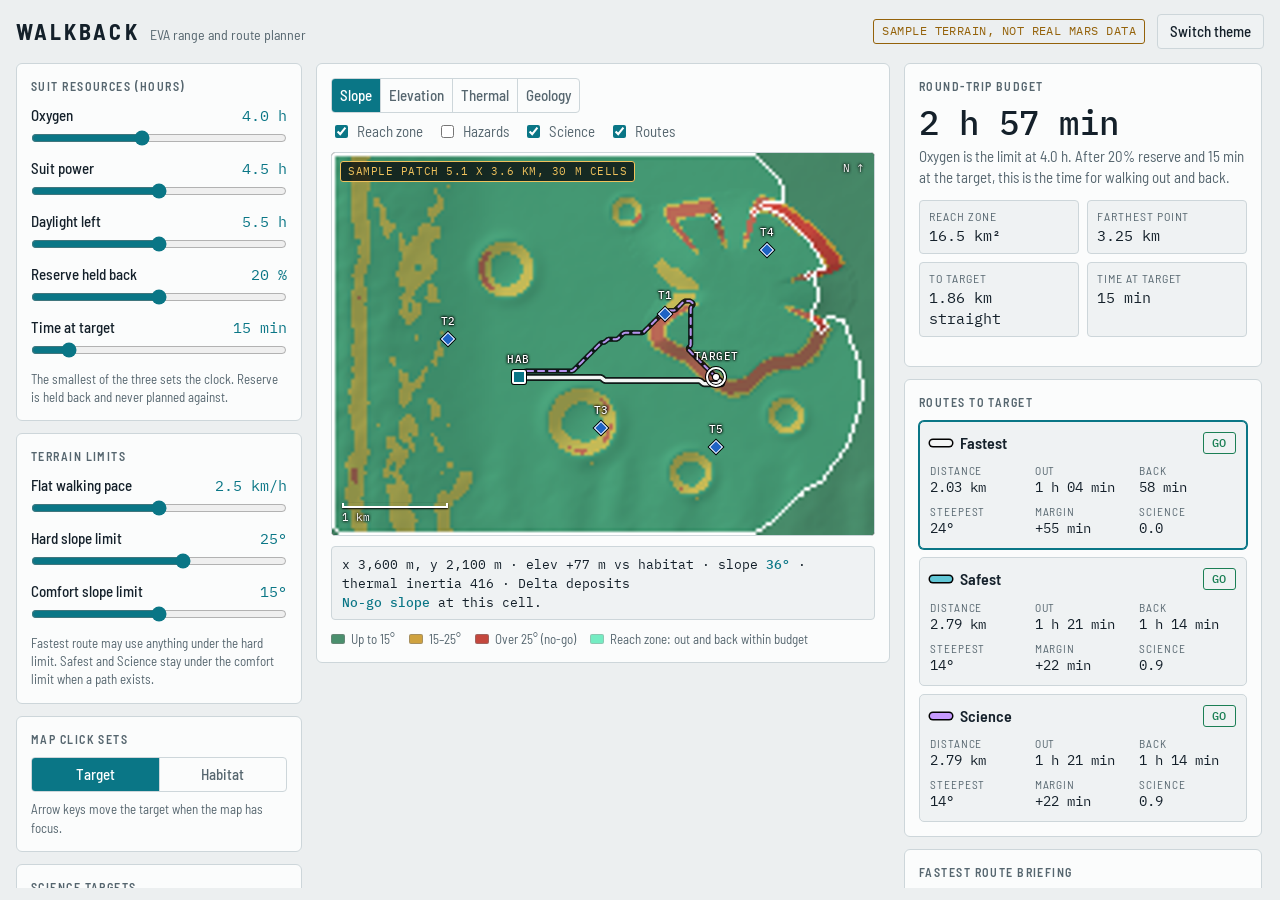
<file: public/assets/aistudio/Walkback_EVA_Planner_dc199b65.html>
<!doctype html><html><head><meta charset=utf8><meta name=viewport content="width=device-width,initial-scale=1,viewport-fit=cover"><style>:root{color-scheme:light;box-sizing:border-box;padding-top:env(safe-area-inset-top,0px);padding-bottom:env(safe-area-inset-bottom,0px)}html{scroll-padding-top:env(safe-area-inset-top,0px)}body{margin:0;padding:0;font:14px -apple-system,BlinkMacSystemFont,sans-serif;background:#fff;color:#000}img{max-width:100%}[hidden]:not([hidden=until-found i]){display:none!important}</style></head><body>
<title>Walkback EVA Planner</title>
<meta name="claude:viewport-fit-sides" content="cover">
<link rel="preconnect" href="https://fonts.googleapis.com">
<link rel="preconnect" href="https://fonts.gstatic.com" crossorigin>
<link href="https://fonts.googleapis.com/css2?family=Barlow+Semi+Condensed:wght@400;500;600;700&family=IBM+Plex+Mono:wght@400;500&display=swap" rel="stylesheet">
<style>
/* Layout concept: three-column ops console. Left = mission limits, centre = map with layer switch,
   right = the answer (budget, reach, three routes, briefing, data provenance). Dark-first, high contrast. */
:root{
  --bg:#0d1115; --panel:#141a20; --panel-2:#1b232b; --line:#2a3641;
  --fg:#e8edeb; --fg-dim:#95a3ad; --accent:#62c7d6; --accent-ink:#04252a;
  --go:#58c08f; --warn:#e6b450; --stop:#ef6a5e; --info:#5aa2ff;
  --route-fast:#f4f6f5; --route-safe:#62c7d6; --route-sci:#c79bff;
  --font-ui:'Barlow Semi Condensed',system-ui,-apple-system,'Segoe UI',Roboto,Arial,sans-serif;
  --font-data:'IBM Plex Mono',ui-monospace,'SFMono-Regular',Menlo,Consolas,monospace;
  color-scheme:dark;
}
@media (prefers-color-scheme: light){
  :root:not([data-theme="dark"]){
    --bg:#eceff0; --panel:#fbfcfc; --panel-2:#eff2f3; --line:#cdd6da;
    --fg:#14202a; --fg-dim:#56666f; --accent:#0a7686; --accent-ink:#ffffff;
    --go:#1b7f55; --warn:#94620a; --stop:#bb3328; --info:#1f63c4;
    color-scheme:light;
  }
}
:root[data-theme="light"]{
  --bg:#eceff0; --panel:#fbfcfc; --panel-2:#eff2f3; --line:#cdd6da;
  --fg:#14202a; --fg-dim:#56666f; --accent:#0a7686; --accent-ink:#ffffff;
  --go:#1b7f55; --warn:#94620a; --stop:#bb3328; --info:#1f63c4;
  color-scheme:light;
}
*{box-sizing:border-box}
html,body{height:100%}
body{
  margin:0; background:var(--bg); color:var(--fg);
  font-family:var(--font-ui); font-size:15px; line-height:1.4;
  padding-block:0;
  padding-left:max(16px, env(safe-area-inset-left, 0px));
  padding-right:max(16px, env(safe-area-inset-right, 0px));
}
button,input{font:inherit;color:inherit}
:focus-visible{outline:2px solid var(--accent); outline-offset:2px}
.mono{font-family:var(--font-data); font-variant-numeric:tabular-nums}

.app{display:grid; grid-template-columns:minmax(0,1fr); gap:12px; padding-block:12px}
.top{display:flex; align-items:center; gap:12px; flex-wrap:wrap; padding:2px 0}
.brand{display:flex; align-items:baseline; gap:10px; min-width:0}
.brand h1{margin:0; font-size:22px; letter-spacing:.14em; font-weight:700; text-transform:uppercase}
.brand span{color:var(--fg-dim); font-size:14px}
.top .grow{flex:1}
.tag{display:inline-flex; align-items:center; gap:6px; font-family:var(--font-data); font-size:11.5px; letter-spacing:.04em; text-transform:uppercase;
  padding:3px 8px; border:1px solid var(--warn); color:var(--warn); border-radius:3px}
.btn{background:var(--panel-2); border:1px solid var(--line); border-radius:4px; padding:6px 12px; cursor:pointer; font-weight:500}
.btn:hover{border-color:var(--accent)}

.panel{background:var(--panel); border:1px solid var(--line); border-radius:6px; padding:14px; min-width:0}
.col{display:flex; flex-direction:column; gap:12px; min-width:0}
h2{margin:0 0 10px; font-size:12px; letter-spacing:.12em; text-transform:uppercase; color:var(--fg-dim); font-weight:600}
.results{order:2} .mapcol{order:1} .inputs{order:3}

/* inputs */
.ctl{display:grid; grid-template-columns:1fr auto; column-gap:8px; row-gap:2px; margin-bottom:12px}
.ctl label{font-weight:500}
.ctl output{font-family:var(--font-data); font-variant-numeric:tabular-nums; color:var(--accent)}
.ctl input[type=range]{grid-column:1/-1; width:100%; accent-color:var(--accent); margin:2px 0 0}
.hint{color:var(--fg-dim); font-size:13px; margin:0}
.seg{display:flex; border:1px solid var(--line); border-radius:4px; overflow:hidden}
.seg button{flex:1; background:transparent; border:0; padding:6px 8px; cursor:pointer; color:var(--fg-dim); font-weight:500}
.seg button+button{border-left:1px solid var(--line)}
.seg button[aria-pressed="true"]{background:var(--accent); color:var(--accent-ink)}
.targets{display:flex; flex-direction:column; gap:6px; margin:0; padding:0; list-style:none}
.targets button{width:100%; text-align:left; display:grid; grid-template-columns:auto 1fr auto; gap:8px; align-items:center;
  background:var(--panel-2); border:1px solid var(--line); border-radius:4px; padding:7px 9px; cursor:pointer}
.targets button:hover,.targets button[aria-pressed="true"]{border-color:var(--info)}
.targets .id{font-family:var(--font-data); color:var(--info); font-weight:500}
.targets .nm{min-width:0; line-height:1.2}
.targets .nm small{display:block; color:var(--fg-dim); font-size:12.5px}
.targets .v{font-family:var(--font-data); font-size:12.5px; color:var(--fg-dim)}

/* map */
.toolbar{display:flex; flex-wrap:wrap; gap:8px 14px; align-items:center; margin-bottom:10px}
.toolbar .seg{flex:0 1 auto}
.checks{display:flex; flex-wrap:wrap; gap:4px 14px}
.checks label{display:inline-flex; align-items:center; gap:6px; cursor:pointer; color:var(--fg-dim)}
.checks input{accent-color:var(--accent)}
.map{position:relative; width:100%; aspect-ratio:170/120; max-width:100%; border-radius:4px; overflow:hidden; background:#2a211c; cursor:crosshair; border:1px solid var(--line); touch-action:manipulation}
.map canvas{display:block; width:100%; height:100%}
.map svg{position:absolute; inset:0; width:100%; height:100%; pointer-events:none}
.map svg polyline{fill:none; stroke-linecap:round; stroke-linejoin:round; vector-effect:non-scaling-stroke}
#markers{position:absolute; inset:0; pointer-events:none}
.mk{position:absolute; transform:translate(-50%,-50%)}
.mk span{position:absolute; left:50%; bottom:calc(100% + 3px); transform:translateX(-50%); font-family:var(--font-data); font-size:11px; font-weight:500; color:#fff;
  text-shadow:0 0 3px #000,0 0 3px #000,0 0 2px #000; white-space:nowrap; letter-spacing:.04em}
.mk.hab i{display:block; width:14px; height:14px; background:var(--accent); border:2px solid #fff; border-radius:2px; box-shadow:0 0 0 1px #000}
.mk.tgt i{display:block; width:20px; height:20px; border:2.5px solid #fff; border-radius:50%; box-shadow:0 0 0 1px #000, inset 0 0 0 1px #000; position:relative}
.mk.tgt i::after{content:""; position:absolute; inset:5px; background:#fff; border-radius:50%; box-shadow:0 0 0 1px #000}
.mk.sci i{display:block; width:10px; height:10px; background:var(--info); border:1.5px solid #fff; transform:rotate(45deg); box-shadow:0 0 0 1px #000}
.mk.sci span{bottom:calc(100% + 5px)}
.map-chip{position:absolute; left:8px; top:8px; font-family:var(--font-data); font-size:11px; letter-spacing:.05em; text-transform:uppercase;
  background:rgba(10,12,14,.78); color:#f0c25c; border:1px solid #f0c25c; border-radius:3px; padding:2px 7px; pointer-events:none}
.scale{position:absolute; left:10px; bottom:10px; display:flex; flex-direction:column; gap:2px; align-items:flex-start; pointer-events:none;
  font-family:var(--font-data); font-size:11px; color:#fff; text-shadow:0 0 3px #000,0 0 3px #000}
.scale i{display:block; height:5px; border:2px solid #fff; border-top:0; box-shadow:0 1px 2px #000; width:calc(100% * 1000 / 5100)}
.scale{width:100%}
.north{position:absolute; right:10px; top:8px; font-family:var(--font-data); font-size:11px; color:#fff; text-shadow:0 0 3px #000,0 0 3px #000; pointer-events:none}
.readout{margin-top:10px; padding:8px 10px; background:var(--panel-2); border:1px solid var(--line); border-radius:4px; min-height:3.1em;
  font-family:var(--font-data); font-size:12.5px; line-height:1.5; color:var(--fg)}
.readout b{color:var(--accent); font-weight:500}
.legend{display:flex; flex-wrap:wrap; gap:4px 14px; margin-top:10px; color:var(--fg-dim); font-size:13px}
.legend span{display:inline-flex; align-items:center; gap:6px}
.legend i{display:inline-block; width:14px; height:10px; border-radius:2px; border:1px solid rgba(128,128,128,.5)}

/* results */
.budget{display:grid; grid-template-columns:1fr; gap:4px}
.big{font-family:var(--font-data); font-size:34px; line-height:1.05; font-weight:500; font-variant-numeric:tabular-nums}
.big small{font-size:15px; color:var(--fg-dim); font-weight:400}
.sub{color:var(--fg-dim); margin:2px 0 0}
.facts{display:grid; grid-template-columns:repeat(2,minmax(0,1fr)); gap:8px; margin-top:12px}
.fact{background:var(--panel-2); border:1px solid var(--line); border-radius:4px; padding:7px 9px}
.fact dt{font-size:12px; color:var(--fg-dim); text-transform:uppercase; letter-spacing:.08em}
.fact dd{margin:0; font-family:var(--font-data); font-variant-numeric:tabular-nums}
.alert{margin-top:12px; padding:8px 10px; border-radius:4px; border:1px solid var(--stop); color:var(--stop); font-weight:500}
.routes{display:flex; flex-direction:column; gap:8px}
.route{display:block; width:100%; text-align:left; background:var(--panel-2); border:1px solid var(--line); border-radius:5px; padding:10px; cursor:pointer}
.route[aria-pressed="true"]{border-color:var(--accent); box-shadow:0 0 0 1px var(--accent)}
.r-head{display:flex; align-items:center; gap:8px; margin-bottom:8px}
.r-head b{font-weight:600; font-size:16px; flex:1}
.sw{width:22px; height:6px; border-radius:3px; background:var(--c); box-shadow:0 0 0 1.5px #000}
.pill{font-family:var(--font-data); font-size:11.5px; font-weight:500; letter-spacing:.06em; padding:2px 8px; border-radius:3px; border:1px solid currentColor}
.pill.go{color:var(--go)} .pill.tight{color:var(--warn)} .pill.nogo{color:var(--stop)}
.r-grid{display:grid; grid-template-columns:repeat(3,minmax(0,1fr)); gap:6px 8px; margin:0}
.r-grid div{min-width:0}
.r-grid dt{font-size:11.5px; color:var(--fg-dim); text-transform:uppercase; letter-spacing:.08em}
.r-grid dd{margin:0; font-family:var(--font-data); font-size:13.5px; font-variant-numeric:tabular-nums}
.brief{margin:0; padding-left:18px; display:flex; flex-direction:column; gap:6px}
.brief li::marker{color:var(--accent)}
.prov{width:100%; border-collapse:collapse; font-size:13.5px}
.prov td{padding:6px 0; border-top:1px solid var(--line); vertical-align:top}
.prov td:first-child{padding-right:10px; white-space:nowrap}
.kind{font-family:var(--font-data); font-size:11px; letter-spacing:.05em; text-transform:uppercase; padding:1px 6px; border-radius:3px; border:1px solid currentColor}
.kind.m{color:var(--go)} .kind.d{color:var(--info)} .kind.a{color:var(--warn)}

@media (min-width:1100px){
  .app{grid-template-columns:288px minmax(0,1fr) 360px; grid-template-rows:auto minmax(0,1fr); height:100%}
  .top{grid-column:1/-1}
  .inputs,.mapcol,.results{order:0; overflow-y:auto; min-height:0; padding-right:2px}
}
@media (prefers-reduced-motion:no-preference){ .route{transition:border-color .12s} }
</style>

<div class="app">
  <header class="top">
    <div class="brand"><h1>Walkback</h1><span>EVA range and route planner</span></div>
    <span class="grow"></span>
    <span class="tag" title="Replace with a HiRISE DTM and real layers before use">Sample terrain, not real Mars data</span>
    <button class="btn" id="theme" type="button">Switch theme</button>
  </header>

  <aside class="col inputs" aria-label="Mission limits">
    <section class="panel">
      <h2>Suit resources (hours)</h2>
      <div id="ctl-res"></div>
      <p class="hint">The smallest of the three sets the clock. Reserve is held back and never planned against.</p>
    </section>
    <section class="panel">
      <h2>Terrain limits</h2>
      <div id="ctl-ter"></div>
      <p class="hint">Fastest route may use anything under the hard limit. Safest and Science stay under the comfort limit when a path exists.</p>
    </section>
    <section class="panel">
      <h2>Map click sets</h2>
      <div class="seg" id="mode"><button type="button" data-m="target" aria-pressed="true">Target</button><button type="button" data-m="hab" aria-pressed="false">Habitat</button></div>
      <p class="hint" style="margin-top:8px">Arrow keys move the target when the map has focus.</p>
    </section>
    <section class="panel">
      <h2>Science targets</h2>
      <ul class="targets" id="targets"></ul>
    </section>
  </aside>

  <main class="col mapcol">
    <section class="panel">
      <div class="toolbar">
        <div class="seg" id="layers" role="group" aria-label="Map layer">
          <button type="button" data-l="slope" aria-pressed="true">Slope</button>
          <button type="button" data-l="elev" aria-pressed="false">Elevation</button>
          <button type="button" data-l="thermal" aria-pressed="false">Thermal</button>
          <button type="button" data-l="geo" aria-pressed="false">Geology</button>
        </div>
        <div class="checks" id="overlays">
          <label><input type="checkbox" id="ov-reach" checked>Reach zone</label>
          <label><input type="checkbox" id="ov-haz">Hazards</label>
          <label><input type="checkbox" id="ov-sci" checked>Science</label>
          <label><input type="checkbox" id="ov-route" checked>Routes</label>
        </div>
      </div>
      <div class="map" id="map" tabindex="0" role="application" aria-label="Terrain map. Click to place the target. Arrow keys move it.">
        <canvas id="cv" width="850" height="600"></canvas>
        <svg id="routes" viewBox="0 0 170 120" preserveAspectRatio="none" aria-hidden="true"></svg>
        <div id="markers"></div>
        <div class="map-chip">Sample patch 5.1 x 3.6 km, 30 m cells</div>
        <div class="north">N &uarr;</div>
        <div class="scale"><i></i><span>1 km</span></div>
      </div>
      <div class="readout" id="readout" aria-live="off">Move over the map to read a point.</div>
      <div class="legend" id="legend"></div>
    </section>
  </main>

  <aside class="col results" aria-label="Plan">
    <section class="panel">
      <h2>Round-trip budget</h2>
      <div class="budget">
        <div class="big" id="b-big">0 h</div>
        <p class="sub" id="b-sub"></p>
      </div>
      <dl class="facts">
        <div class="fact"><dt>Reach zone</dt><dd id="f-area">-</dd></div>
        <div class="fact"><dt>Farthest point</dt><dd id="f-far">-</dd></div>
        <div class="fact"><dt>To target</dt><dd id="f-tdist">-</dd></div>
        <div class="fact"><dt>Time at target</dt><dd id="f-stay">-</dd></div>
      </dl>
      <div class="alert" id="alert" hidden></div>
    </section>
    <section class="panel">
      <h2>Routes to target</h2>
      <div class="routes" id="routecards"></div>
    </section>
    <section class="panel">
      <h2 id="brief-title">Briefing</h2>
      <ul class="brief" id="brief"></ul>
    </section>
    <section class="panel">
      <h2>Where the numbers come from</h2>
      <table class="prov">
        <tr><td><span class="kind d">Derived</span></td><td>Slope per step, from the elevation grid. Time is distance over a slope-dependent pace (Tobler-style, scaled to suit pace).</td></tr>
        <tr><td><span class="kind m">Measured</span></td><td>Thermal inertia and geology units come from orbital instruments in the real build. Here they are sample layers.</td></tr>
        <tr><td><span class="kind a">Assumed</span></td><td>Pace, slope limits, soft-ground slowdown (up to 45%), 20% default reserve. Set these from NASA EVA limits before any real use.</td></tr>
      </table>
      <p class="hint" style="margin-top:8px">Return time assumes the astronaut retraces the outbound path. Slope uphill and downhill cost differently, so out and back are not equal.</p>
    </section>
  </aside>
</div>

<script>
(() => {
'use strict';
const W = 170, H = 120, N = W * H, CELL = 30;
const $ = (id) => document.getElementById(id);
const clamp = (v, a, b) => Math.max(a, Math.min(b, v));
const lerp = (a, b, t) => a + (b - a) * t;
const smooth = (a, b, t) => { const u = clamp((t - a) / (b - a), 0, 1); return u * u * (3 - 2 * u); };

/* ---------- sample terrain (synthetic, shaped like a crater floor, rim and delta) ---------- */
function hash(ix, iy, s) {
  let h = (Math.imul(ix, 374761393) + Math.imul(iy, 668265263) + Math.imul(s, 1442695041)) | 0;
  h = Math.imul(h ^ (h >>> 13), 1274126177); h ^= h >>> 16;
  return (h >>> 0) / 4294967295;
}
function vnoise(x, y, s) {
  const ix = Math.floor(x), iy = Math.floor(y), fx = x - ix, fy = y - iy;
  const sx = fx * fx * (3 - 2 * fx), sy = fy * fy * (3 - 2 * fy);
  return lerp(lerp(hash(ix, iy, s), hash(ix + 1, iy, s), sx), lerp(hash(ix, iy + 1, s), hash(ix + 1, iy + 1, s), sx), sy);
}
function fbm(x, y, s, o = 4) { let t = 0, a = 0.5, f = 1; for (let i = 0; i < o; i++) { t += a * vnoise(x * f, y * f, s + i * 17); f *= 2; a *= 0.5; } return t; }

const z = new Float32Array(N), slopeDeg = new Float32Array(N), ti = new Float32Array(N), softF = new Float32Array(N), shade = new Float32Array(N);
const unit = new Uint8Array(N);
const UNITS = [
  { name: 'Floor regolith', color: [154, 132, 102] },
  { name: 'Delta deposits', color: [79, 134, 198] },
  { name: 'Rim bedrock', color: [185, 103, 74] },
  { name: 'Dune field', color: [216, 194, 122] },
  { name: 'Crater ejecta', color: [141, 107, 176] }
];
const craters = [{ x: 78, y: 84, r: 11 }, { x: 112, y: 100, r: 7 }, { x: 54, y: 36, r: 9 }, { x: 142, y: 82, r: 6 }, { x: 92, y: 18, r: 5 }];
const DELTA = { x: 126, y: 43, R: 31 };

for (let y = 0; y < H; y++) for (let x = 0; x < W; x++) {
  const i = y * W + x, u = x / W, v = y / H;
  let h = (fbm(x * 0.06, y * 0.06, 3) - 0.47) * 14;
  h += 230 * smooth(0.30, 0.03, u) * (0.8 + 0.4 * fbm(x * 0.05, y * 0.05, 9)) + 60 * smooth(0.07, 0.02, u);
  const dx = x - DELTA.x, dy = y - DELTA.y, ang = Math.atan2(dy, dx);
  const Rv = DELTA.R * (1 + 0.28 * (vnoise(Math.cos(ang) * 1.8 + 7, Math.sin(ang) * 1.8 + 7, 5) * 2 - 1));
  const dd = Math.hypot(dx, dy) / Rv;
  const ramp = vnoise(Math.cos(ang) * 2.2 + 11, Math.sin(ang) * 2.2 + 11, 8);
  const wid = 0.2 + 0.5 * smooth(0.52, 0.66, ramp);
  h += 95 * smooth(1.0, 1.0 - wid, dd) + (dd < 1 ? fbm(x * 0.2, y * 0.2, 4) * 9 : 0);
  let ej = false;
  for (const c of craters) {
    const d = Math.hypot(x - c.x, y - c.y), dia = c.r * 2 * CELL;
    if (d < c.r) h -= 0.08 * dia * (1 - (d / c.r) ** 2);
    h += 0.035 * dia * Math.exp(-(((d - c.r) / (0.28 * c.r)) ** 2));
    if (d < c.r * 1.8) ej = true;
  }
  h += 9 * Math.sin(x * 0.33 + fbm(x * 0.05, y * 0.05, 13) * 7) * smooth(0.70, 0.86, v);
  z[i] = h;
  unit[i] = ej ? 4 : dd < 1 ? 1 : u < 0.2 ? 2 : v > 0.78 ? 3 : 0;
}
let zmin = Infinity, zmax = -Infinity;
for (let y = 0; y < H; y++) for (let x = 0; x < W; x++) {
  const i = y * W + x, xl = Math.max(x - 1, 0), xr = Math.min(x + 1, W - 1), yu = Math.max(y - 1, 0), yd = Math.min(y + 1, H - 1);
  const gx = (z[y * W + xr] - z[y * W + xl]) / ((xr - xl) * CELL), gy = (z[yd * W + x] - z[yu * W + x]) / ((yd - yu) * CELL);
  slopeDeg[i] = Math.atan(Math.hypot(gx, gy)) * 57.29578;
  shade[i] = clamp(0.86 + 1.3 * 0.7 * (gx + gy), 0.5, 1.2);
  zmin = Math.min(zmin, z[i]); zmax = Math.max(zmax, z[i]);
  const u = x / W, v = y / H, dd = Math.hypot(x - DELTA.x, y - DELTA.y) / DELTA.R;
  const rocky = clamp(slopeDeg[i] / 18, 0, 1) * 0.5 + (dd < 1 ? 0.35 : 0) + (u < 0.25 ? 0.35 : 0);
  let t = 130 + 330 * clamp(rocky + 0.35 * (fbm(x * 0.07, y * 0.07, 21) - 0.4), 0, 1);
  t = lerp(t, 95, smooth(0.70, 0.86, v) * 0.9);
  ti[i] = t;
  softF[i] = clamp((170 - t) / 80, 0, 1);
}

const TARGETS = [
  { id: 'T1', name: 'Delta-front layered outcrop', kind: 'Delta deposits', val: 0.9, x: 104, y: 50 },
  { id: 'T2', name: 'Rim bedrock contact', kind: 'Rim bedrock', val: 0.7, x: 36, y: 58 },
  { id: 'T3', name: 'Fresh crater ejecta blocks', kind: 'Crater ejecta', val: 0.5, x: 84, y: 86 },
  { id: 'T4', name: 'Delta-top channel deposits', kind: 'Delta deposits', val: 0.8, x: 136, y: 30 },
  { id: 'T5', name: 'Dune margin sample', kind: 'Dune field', val: 0.3, x: 120, y: 92 }
];
TARGETS.forEach(t => t.i = t.y * W + t.x);

/* ---------- state ---------- */
const SL = {
  res: [
    { k: 'o2', label: 'Oxygen', min: 1, max: 8, step: 0.1, val: 4.0, fmt: v => v.toFixed(1) + ' h' },
    { k: 'pw', label: 'Suit power', min: 1, max: 8, step: 0.1, val: 4.5, fmt: v => v.toFixed(1) + ' h' },
    { k: 'day', label: 'Daylight left', min: 1, max: 10, step: 0.1, val: 5.5, fmt: v => v.toFixed(1) + ' h' },
    { k: 'res', label: 'Reserve held back', min: 0, max: 40, step: 1, val: 20, fmt: v => v + ' %' },
    { k: 'stay', label: 'Time at target', min: 0, max: 2, step: 0.05, val: 0.25, fmt: v => Math.round(v * 60) + ' min' }
  ],
  ter: [
    { k: 'pace', label: 'Flat walking pace', min: 1, max: 4, step: 0.1, val: 2.5, fmt: v => v.toFixed(1) + ' km/h' },
    { k: 'maxSlope', label: 'Hard slope limit', min: 10, max: 35, step: 1, val: 25, fmt: v => v + '°' },
    { k: 'comfort', label: 'Comfort slope limit', min: 5, max: 25, step: 1, val: 15, fmt: v => v + '°' }
  ]
};
const P = {};
const S = { hab: 70 * W + 58, tgt: 70 * W + 120, layer: 'slope', mode: 'target', sel: 'fast', ovReach: true, ovHaz: false, ovSci: true, ovRoute: true };
SL.res.concat(SL.ter).forEach(s => P[s.k] = s.val);

function buildSliders(list, host) {
  list.forEach(s => {
    const d = document.createElement('div'); d.className = 'ctl';
    d.innerHTML = `<label for="s-${s.k}">${s.label}</label><output id="o-${s.k}" for="s-${s.k}">${s.fmt(s.val)}</output>` +
      `<input type="range" id="s-${s.k}" min="${s.min}" max="${s.max}" step="${s.step}" value="${s.val}">`;
    host.appendChild(d);
    d.querySelector('input').addEventListener('input', e => {
      P[s.k] = parseFloat(e.target.value); $('o-' + s.k).textContent = s.fmt(P[s.k]); schedule();
    });
  });
}
buildSliders(SL.res, $('ctl-res')); buildSliders(SL.ter, $('ctl-ter'));

/* ---------- walking cost and planner ---------- */
const NB = [[1, 0], [-1, 0], [0, 1], [0, -1], [1, 1], [1, -1], [-1, 1], [-1, -1]];
const BASE = { cap: Infinity, softPen: 1 };
function edgeT(a, b, diag, m) {
  const dist = CELL * (diag ? 1.41421356 : 1), s = (z[b] - z[a]) / dist;
  if (Math.atan(Math.abs(s)) * 57.29578 > m.cap) return Infinity;
  const soft = (softF[a] + softF[b]) * 0.5;
  const v = P.pace * Math.exp(-3.5 * (Math.abs(s + 0.05) - 0.05)) * (1 - 0.45 * soft);
  let t = dist / 1000 / v;
  if (m.softPen > 1) t *= 1 + (m.softPen - 1) * soft;
  return t;
}
function Heap() { this.k = []; this.v = []; }
Heap.prototype.push = function (key, val) {
  const k = this.k, v = this.v; let i = k.length; k.push(key); v.push(val);
  while (i > 0) { const p = (i - 1) >> 1; if (k[p] <= key) break; k[i] = k[p]; v[i] = v[p]; i = p; }
  k[i] = key; v[i] = val;
};
Heap.prototype.pop = function () {
  const k = this.k, v = this.v, rk = k[0], rv = v[0], lk = k.pop(), lv = v.pop(), n = k.length;
  if (n > 0) { let i = 0; for (;;) { let c = 2 * i + 1; if (c >= n) break; if (c + 1 < n && k[c + 1] < k[c]) c++; if (k[c] >= lk) break; k[i] = k[c]; v[i] = v[c]; i = c; } k[i] = lk; v[i] = lv; }
  return [rk, rv];
};
function dijkstra(src, m, reverse) {
  const dist = new Float64Array(N).fill(Infinity), link = new Int32Array(N).fill(-1), hp = new Heap();
  dist[src] = 0; hp.push(0, src);
  while (hp.k.length) {
    const [d, u] = hp.pop(); if (d > dist[u]) continue;
    const ux = u % W, uy = (u / W) | 0;
    for (let q = 0; q < 8; q++) {
      const nx = ux + NB[q][0], ny = uy + NB[q][1]; if (nx < 0 || ny < 0 || nx >= W || ny >= H) continue;
      const n = ny * W + nx, w = reverse ? edgeT(n, u, q >= 4, m) : edgeT(u, n, q >= 4, m);
      if (w === Infinity) continue;
      const nd = d + w; if (nd < dist[n]) { dist[n] = nd; link[n] = u; hp.push(nd, n); }
    }
  }
  return { dist, link };
}
const pathTo = (link, src, node) => { const a = []; for (let c = node; c !== -1; c = link[c]) { a.push(c); if (c === src) break; } return a.reverse(); };
const pathFrom = (link, from) => { const a = []; for (let c = from; c !== -1; c = link[c]) a.push(c); return a; };
const isDiag = (a, b) => (a % W !== b % W) && (((a / W) | 0) !== ((b / W) | 0));

function metrics(path, usable) {
  let dist = 0, tOut = 0, tBack = 0, maxDeg = 0, over = 0, softM = 0;
  for (let k = 1; k < path.length; k++) {
    const a = path[k - 1], b = path[k], dg = isDiag(a, b), len = CELL * (dg ? 1.41421356 : 1);
    dist += len; tOut += edgeT(a, b, dg, BASE); tBack += edgeT(b, a, dg, BASE);
    const deg = Math.atan(Math.abs(z[b] - z[a]) / len) * 57.29578;
    if (deg > maxDeg) maxDeg = deg; if (deg > P.comfort) over++;
    if ((softF[a] + softF[b]) * 0.5 > 0.5) softM += len;
  }
  const hit = TARGETS.filter(t => path.some(c => Math.hypot((c % W) - t.x, ((c / W) | 0) - t.y) <= 4));
  const sci = hit.reduce((s, t) => s + t.val, 0);
  return { dist, tOut, tBack, maxDeg, over, softM, hit, sci, margin: usable - tOut - tBack };
}
const statusOf = (m, usable) => m.margin < 0 ? 'nogo' : m.margin < Math.max(0.2, 0.12 * usable) ? 'tight' : 'go';

let R = null;
function compute() {
  const lim = Math.min(P.o2, P.pw, P.day);
  const limName = lim === P.o2 ? 'Oxygen' : lim === P.pw ? 'Suit power' : 'Daylight';
  const budget = lim * (1 - P.res / 100), usable = budget - P.stay;
  const FM = { cap: P.maxSlope, softPen: 1 };
  const out = dijkstra(S.hab, FM, false), back = dijkstra(S.hab, FM, true);
  const reach = new Uint8Array(N); let cnt = 0, far = 0;
  const hx = S.hab % W, hy = (S.hab / W) | 0;
  if (usable > 0) for (let i = 0; i < N; i++) if (out.dist[i] + back.dist[i] <= usable) {
    reach[i] = 1; cnt++; far = Math.max(far, Math.hypot((i % W) - hx, ((i / W) | 0) - hy) * CELL);
  }
  const T = S.tgt, routes = [], notes = {};
  if (out.dist[T] < Infinity) {
    routes.push({ id: 'fast', name: 'Fastest', color: 'var(--route-fast)', path: pathTo(out.link, S.hab, T) });
    let SM = { cap: Math.min(P.comfort, P.maxSlope), softPen: 1.8 };
    let fs = dijkstra(S.hab, SM, false);
    if (fs.dist[T] === Infinity) { SM = { cap: P.maxSlope, softPen: 1.8 }; fs = dijkstra(S.hab, SM, false); notes.relaxed = true; }
    const safePath = pathTo(fs.link, S.hab, T);
    routes.push({ id: 'safe', name: 'Safest', color: 'var(--route-safe)', path: safePath });
    const rs = dijkstra(T, SM, true);
    const cands = [safePath];
    TARGETS.forEach(t => {
      if (t.i === T || fs.dist[t.i] === Infinity || rs.dist[t.i] === Infinity) return;
      cands.push(pathTo(fs.link, S.hab, t.i).concat(pathFrom(rs.link, t.i).slice(1)));
    });
    let best = null, bestScore = -Infinity;
    const baseOut = metrics(safePath, usable).tOut;
    cands.forEach(p => {
      const m = metrics(p, usable); if (m.margin < 0 && p !== safePath) return;
      const sc = m.sci - 0.5 * Math.max(0, m.tOut - baseOut);
      if (sc > bestScore) { bestScore = sc; best = p; }
    });
    routes.push({ id: 'sci', name: 'Science', color: 'var(--route-sci)', path: best || safePath });
    routes.forEach(r => { r.m = metrics(r.path, usable); r.status = statusOf(r.m, usable); });
  }
  R = { lim, limName, budget, usable, out, back, reach, cnt, far, routes, notes };
}

/* ---------- drawing ---------- */
const cv = $('cv'), ctx = cv.getContext('2d'), off = document.createElement('canvas'); off.width = W; off.height = H;
const octx = off.getContext('2d');
const hexStops = (a) => a.map(h => [parseInt(h.slice(1, 3), 16), parseInt(h.slice(3, 5), 16), parseInt(h.slice(5, 7), 16)]);
const ramp = (stops, t) => { t = clamp(t, 0, 1) * (stops.length - 1); const i = Math.min(Math.floor(t), stops.length - 2), f = t - i; return [lerp(stops[i][0], stops[i + 1][0], f), lerp(stops[i][1], stops[i + 1][1], f), lerp(stops[i][2], stops[i + 1][2], f)]; };
const ELEV = hexStops(['#4a2f26', '#80513a', '#b98253', '#e2c58f', '#f3e6c4']);
const THERM = hexStops(['#f3e4b4', '#dd9650', '#9a3f5a', '#2c2358']);
const COL = { go: [74, 143, 109], warn: [207, 162, 63], stop: [196, 71, 61] };
const mix = (c, o, a) => [lerp(c[0], o[0], a), lerp(c[1], o[1], a), lerp(c[2], o[2], a)];

function renderMap() {
  const img = octx.createImageData(W, H), d = img.data;
  for (let i = 0; i < N; i++) {
    let c, sh = shade[i];
    if (S.layer === 'elev') { c = ramp(ELEV, (z[i] - zmin) / (zmax - zmin)); c = [c[0] * sh, c[1] * sh, c[2] * sh]; }
    else if (S.layer === 'thermal') { c = ramp(THERM, (ti[i] - 90) / 380); const k = 0.85 + 0.15 * sh; c = [c[0] * k, c[1] * k, c[2] * k]; }
    else if (S.layer === 'geo') { c = UNITS[unit[i]].color; const k = 0.78 + 0.22 * sh; c = [c[0] * k, c[1] * k, c[2] * k]; }
    else { const dg = slopeDeg[i]; c = dg > P.maxSlope ? COL.stop : dg > P.comfort ? COL.warn : COL.go; const k = 0.55 + 0.45 * sh; c = [c[0] * k, c[1] * k, c[2] * k]; }
    if (S.ovHaz && S.layer !== 'slope') { const dg = slopeDeg[i]; if (dg > P.maxSlope) c = mix(c, COL.stop, 0.55); else if (dg > P.comfort) c = mix(c, COL.warn, 0.3); }
    if (S.ovReach && R.cnt) {
      if (R.reach[i]) {
        const x = i % W, y = (i / W) | 0; let edge = false;
        for (let q = 0; q < 4 && !edge; q++) { const nx = x + NB[q][0], ny = y + NB[q][1]; if (nx < 0 || ny < 0 || nx >= W || ny >= H || !R.reach[ny * W + nx]) edge = true; }
        c = edge ? [255, 255, 255] : mix(c, [60, 230, 170], S.layer === 'slope' ? 0.18 : 0.26);
      }
    }
    const o = i * 4; d[o] = c[0]; d[o + 1] = c[1]; d[o + 2] = c[2]; d[o + 3] = 255;
  }
  octx.putImageData(img, 0, 0);
  ctx.imageSmoothingEnabled = true; ctx.imageSmoothingQuality = 'high';
  ctx.drawImage(off, 0, 0, cv.width, cv.height);
}
const pct = (i) => [((i % W) + 0.5) / W * 100, (((i / W) | 0) + 0.5) / H * 100];
function chaikin(pts) { if (pts.length < 3) return pts; const o = [pts[0]]; for (let k = 0; k < pts.length - 1; k++) { const a = pts[k], b = pts[k + 1]; o.push([a[0] * 0.75 + b[0] * 0.25, a[1] * 0.75 + b[1] * 0.25], [a[0] * 0.25 + b[0] * 0.75, a[1] * 0.25 + b[1] * 0.75]); } o.push(pts[pts.length - 1]); return o; }
function renderOverlay() {
  const svg = $('routes'); let h = '';
  if (S.ovRoute) {
    const order = R.routes.filter(r => r.id !== S.sel).concat(R.routes.filter(r => r.id === S.sel));
    order.forEach(r => {
      const pts = chaikin(chaikin(r.path.map(c => [(c % W) + 0.5, ((c / W) | 0) + 0.5]))).map(p => p[0].toFixed(2) + ',' + p[1].toFixed(2)).join(' ');
      const on = r.id === S.sel;
      h += `<polyline points="${pts}" stroke="rgba(8,10,12,.88)" stroke-width="${on ? 7 : 5}" opacity="${on ? 1 : .75}"/>`;
      h += `<polyline points="${pts}" stroke="${getComputedStyle(document.documentElement).getPropertyValue('--route-' + (r.id === 'fast' ? 'fast' : r.id === 'safe' ? 'safe' : 'sci')).trim()}" stroke-width="${on ? 3.5 : 2}" ${on ? '' : 'stroke-dasharray="6 5"'} opacity="${on ? 1 : .9}"/>`;
    });
  }
  svg.innerHTML = h;
  let m = '';
  if (S.ovSci) TARGETS.forEach(t => { const p = pct(t.i); m += `<div class="mk sci" style="left:${p[0]}%;top:${p[1]}%"><i></i><span>${t.id}</span></div>`; });
  const hp = pct(S.hab), tp = pct(S.tgt);
  m += `<div class="mk hab" style="left:${hp[0]}%;top:${hp[1]}%"><i></i><span>HAB</span></div>`;
  m += `<div class="mk tgt" style="left:${tp[0]}%;top:${tp[1]}%"><i></i><span>TARGET</span></div>`;
  $('markers').innerHTML = m;
}
function renderLegend() {
  const sw = (c, t) => `<span><i style="background:${c}"></i>${t}</span>`;
  const rgb = a => `rgb(${a[0]},${a[1]},${a[2]})`;
  let h = '';
  if (S.layer === 'slope') h = sw(rgb(COL.go), `Up to ${P.comfort}°`) + sw(rgb(COL.warn), `${P.comfort}–${P.maxSlope}°`) + sw(rgb(COL.stop), `Over ${P.maxSlope}° (no-go)`);
  else if (S.layer === 'elev') h = `<span><i style="background:linear-gradient(90deg,#4a2f26,#b98253,#f3e6c4);width:60px"></i>Low to high, ${Math.round(zmax - zmin)} m relief</span>`;
  else if (S.layer === 'thermal') h = `<span><i style="background:linear-gradient(90deg,#f3e4b4,#dd9650,#9a3f5a,#2c2358);width:60px"></i>Loose dust to solid rock (sample thermal inertia). Soft ground is slower.</span>`;
  else h = UNITS.map(u => sw(rgb(u.color), u.name)).join('');
  if (S.ovReach) h += `<span><i style="background:rgb(60,230,170);opacity:.7"></i>Reach zone: out and back within budget</span>`;
  $('legend').innerHTML = h;
}

/* ---------- text ---------- */
const fmtT = (h) => { const m = Math.round(Math.abs(h) * 60); return (h < 0 ? '-' : '') + (m >= 60 ? Math.floor(m / 60) + ' h ' + String(m % 60).padStart(2, '0') + ' min' : m + ' min'); };
const km = (m) => (m / 1000).toFixed(2) + ' km';
const STAT = { go: 'GO', tight: 'TIGHT', nogo: 'NO-GO' };

function renderResults() {
  const r = R, lim = r.lim;
  $('b-big').innerHTML = r.usable > 0 ? `${fmtT(r.usable)}` : 'None';
  $('b-sub').textContent = r.usable > 0
    ? `${r.limName} is the limit at ${lim.toFixed(1)} h. After ${P.res}% reserve and ${Math.round(P.stay * 60)} min at the target, this is the time for walking out and back.`
    : 'Reserve and time at target use up the whole clock. Raise the limiting resource or lower them.';
  $('f-area').textContent = r.cnt ? (r.cnt * CELL * CELL / 1e6).toFixed(1) + ' km²' : '0 km²';
  $('f-far').textContent = r.cnt ? km(r.far) : '-';
  const hx = S.hab % W, hy = (S.hab / W) | 0, tx = S.tgt % W, ty = (S.tgt / W) | 0;
  $('f-tdist').textContent = km(Math.hypot(tx - hx, ty - hy) * CELL) + ' straight';
  $('f-stay').textContent = Math.round(P.stay * 60) + ' min';
  const al = $('alert');
  if (!r.routes.length) { al.hidden = false; al.textContent = `No path to the target under the ${P.maxSlope}° hard slope limit. Move the target or raise the limit.`; }
  else if (r.notes.relaxed) { al.hidden = false; al.style.color = 'var(--warn)'; al.style.borderColor = 'var(--warn)'; al.textContent = `No path stays under ${P.comfort}°. Safest and Science use the best available path under ${P.maxSlope}°.`; }
  else { al.hidden = true; al.style.color = ''; al.style.borderColor = ''; }

  const host = $('routecards');
  if (!r.routes.length) { host.innerHTML = '<p class="hint">Place the target on ground that can be reached.</p>'; $('brief').innerHTML = ''; $('brief-title').textContent = 'Briefing'; return; }
  host.innerHTML = r.routes.map(rt => {
    const m = rt.m;
    return `<button type="button" class="route" data-id="${rt.id}" aria-pressed="${rt.id === S.sel}">
      <span class="r-head"><i class="sw" style="--c:${rt.color}"></i><b>${rt.name}</b><span class="pill ${rt.status}">${STAT[rt.status]}</span></span>
      <dl class="r-grid">
        <div><dt>Distance</dt><dd>${km(m.dist)}</dd></div>
        <div><dt>Out</dt><dd>${fmtT(m.tOut)}</dd></div>
        <div><dt>Back</dt><dd>${fmtT(m.tBack)}</dd></div>
        <div><dt>Steepest</dt><dd>${m.maxDeg.toFixed(0)}°</dd></div>
        <div><dt>Margin</dt><dd>${m.margin >= 0 ? '+' : ''}${fmtT(m.margin)}</dd></div>
        <div><dt>Science</dt><dd>${m.sci.toFixed(1)}</dd></div>
      </dl></button>`;
  }).join('');
  host.querySelectorAll('.route').forEach(b => b.addEventListener('click', () => { S.sel = b.dataset.id; draw(); }));
  renderBrief();
}
function renderBrief() {
  const r = R, rt = r.routes.find(x => x.id === S.sel) || r.routes[0], f = r.routes[0], sf = r.routes[1], m = rt.m, L = [];
  $('brief-title').textContent = rt.name + ' route briefing';
  L.push(`${km(m.dist)} out in ${fmtT(m.tOut)}. Retracing it back takes ${fmtT(m.tBack)}, so the walk uses ${fmtT(m.tOut + m.tBack)} of ${fmtT(r.usable)}.`);
  L.push(m.margin >= 0 ? `Margin at the habitat: ${fmtT(m.margin)} after ${Math.round(P.stay * 60)} min at the target.` : `Over budget by ${fmtT(-m.margin)}. Shorten the stay, pick a nearer target or add resources.`);
  L.push(`Steepest step ${m.maxDeg.toFixed(0)}°. ${m.over ? m.over + ' steps are steeper than the ' + P.comfort + '° comfort limit.' : 'No step exceeds the ' + P.comfort + '° comfort limit.'} ${m.softM ? Math.round(m.softM) + ' m of the path crosses soft ground.' : 'No soft ground on the path.'}`);
  if (rt.id !== 'fast') {
    const dd = m.dist - f.m.dist, dt = (m.tOut + m.tBack) - (f.m.tOut + f.m.tBack);
    L.push(`Compared with Fastest: ${Math.abs(Math.round(dd))} m ${dd >= 0 ? 'longer' : 'shorter'}, ${fmtT(Math.abs(dt))} ${dt >= 0 ? 'more' : 'less'} round trip, peak slope ${m.maxDeg.toFixed(0)}° instead of ${f.m.maxDeg.toFixed(0)}°.`);
  }
  if (rt.id === 'sci') {
    const names = m.hit.map(t => `${t.id} ${t.name}`);
    L.push(names.length ? `Passes within 120 m of ${names.join('; ')}. Science value ${m.sci.toFixed(1)}.` : 'No science target lies within budget along this path.');
    const dt = (m.tOut + m.tBack) - (sf.m.tOut + sf.m.tBack);
    if (Math.abs(dt) > 0.01) L.push(`Costs ${fmtT(Math.abs(dt))} ${dt >= 0 ? 'more' : 'less'} than Safest.`);
  }
  $('brief').innerHTML = L.map(t => `<li>${t}</li>`).join('');
}

/* ---------- readout and input ---------- */
function readout(i) {
  const x = i % W, y = (i / W) | 0, o = R.out.dist[i], b = R.back.dist[i];
  let line;
  if (slopeDeg[i] > P.maxSlope) line = `<b>No-go slope</b> at this cell.`;
  else if (o === Infinity || b === Infinity) line = `Not reachable under the slope limit.`;
  else { const tot = o + b, mg = R.usable - tot; line = `Out <b>${fmtT(o)}</b> · back <b>${fmtT(b)}</b> · ${mg >= 0 ? 'margin <b>' + fmtT(mg) + '</b>' : '<b>outside budget by ' + fmtT(-mg) + '</b>'}`; }
  $('readout').innerHTML = `x ${(x * CELL).toLocaleString()} m, y ${(y * CELL).toLocaleString()} m · elev ${(z[i] - z[S.hab] >= 0 ? '+' : '') + Math.round(z[i] - z[S.hab])} m vs habitat · slope <b>${slopeDeg[i].toFixed(0)}°</b> · thermal inertia ${Math.round(ti[i])} · ${UNITS[unit[i]].name}<br>${line}`;
}
function cellAt(e) {
  const r = $('map').getBoundingClientRect();
  return { x: clamp(Math.floor((e.clientX - r.left) / r.width * W), 0, W - 1), y: clamp(Math.floor((e.clientY - r.top) / r.height * H), 0, H - 1) };
}
$('map').addEventListener('pointermove', e => { const c = cellAt(e); readout(c.y * W + c.x); });
$('map').addEventListener('click', e => {
  const c = cellAt(e);
  if (S.mode === 'hab') S.hab = c.y * W + c.x;
  else { let idx = c.y * W + c.x; const t = TARGETS.find(t => Math.hypot(t.x - c.x, t.y - c.y) <= 2.5); if (t) idx = t.i; S.tgt = idx; }
  draw();
});
$('map').addEventListener('keydown', e => {
  const d = { ArrowLeft: [-1, 0], ArrowRight: [1, 0], ArrowUp: [0, -1], ArrowDown: [0, 1] }[e.key]; if (!d) return;
  e.preventDefault(); const st = e.shiftKey ? 10 : 3, k = S.mode === 'hab' ? 'hab' : 'tgt';
  S[k] = clamp(((S[k] / W) | 0) + d[1] * st, 0, H - 1) * W + clamp((S[k] % W) + d[0] * st, 0, W - 1); draw();
});
function pressGroup(id, attr, fn) {
  const g = $(id); g.querySelectorAll('button').forEach(b => b.addEventListener('click', () => {
    g.querySelectorAll('button').forEach(o => o.setAttribute('aria-pressed', o === b)); fn(b.dataset[attr]);
  }));
}
pressGroup('layers', 'l', v => { S.layer = v; draw(); });
pressGroup('mode', 'm', v => { S.mode = v; });
[['ov-reach', 'ovReach'], ['ov-haz', 'ovHaz'], ['ov-sci', 'ovSci'], ['ov-route', 'ovRoute']].forEach(([id, k]) => $(id).addEventListener('change', e => { S[k] = e.target.checked; draw(true); }));
$('targets').innerHTML = TARGETS.map(t => `<li><button type="button" data-i="${t.i}" aria-pressed="false"><span class="id">${t.id}</span><span class="nm">${t.name}<small>${t.kind}</small></span><span class="v">${t.val.toFixed(1)}</span></button></li>`).join('');
$('targets').querySelectorAll('button').forEach(b => b.addEventListener('click', () => { S.tgt = +b.dataset.i; draw(); }));
$('theme').addEventListener('click', () => {
  const cur = document.documentElement.dataset.theme || (matchMedia('(prefers-color-scheme: light)').matches ? 'light' : 'dark');
  document.documentElement.dataset.theme = cur === 'light' ? 'dark' : 'light'; renderOverlay();
});

let pending = false;
function schedule() { if (!pending) { pending = true; requestAnimationFrame(() => { pending = false; draw(); }); } }
function draw(skipCompute) {
  if (!skipCompute) compute();
  if (!R.routes.find(r => r.id === S.sel)) S.sel = 'fast';
  renderMap(); renderOverlay(); renderLegend(); renderResults();
  $('targets').querySelectorAll('button').forEach(b => b.setAttribute('aria-pressed', +b.dataset.i === S.tgt));
  readout(S.tgt);
}
draw();
window.walkback = { S, P, get R() { return R; }, draw, TARGETS, slopeDeg, W, H };
})();
</script>

</body></html>
</file>
